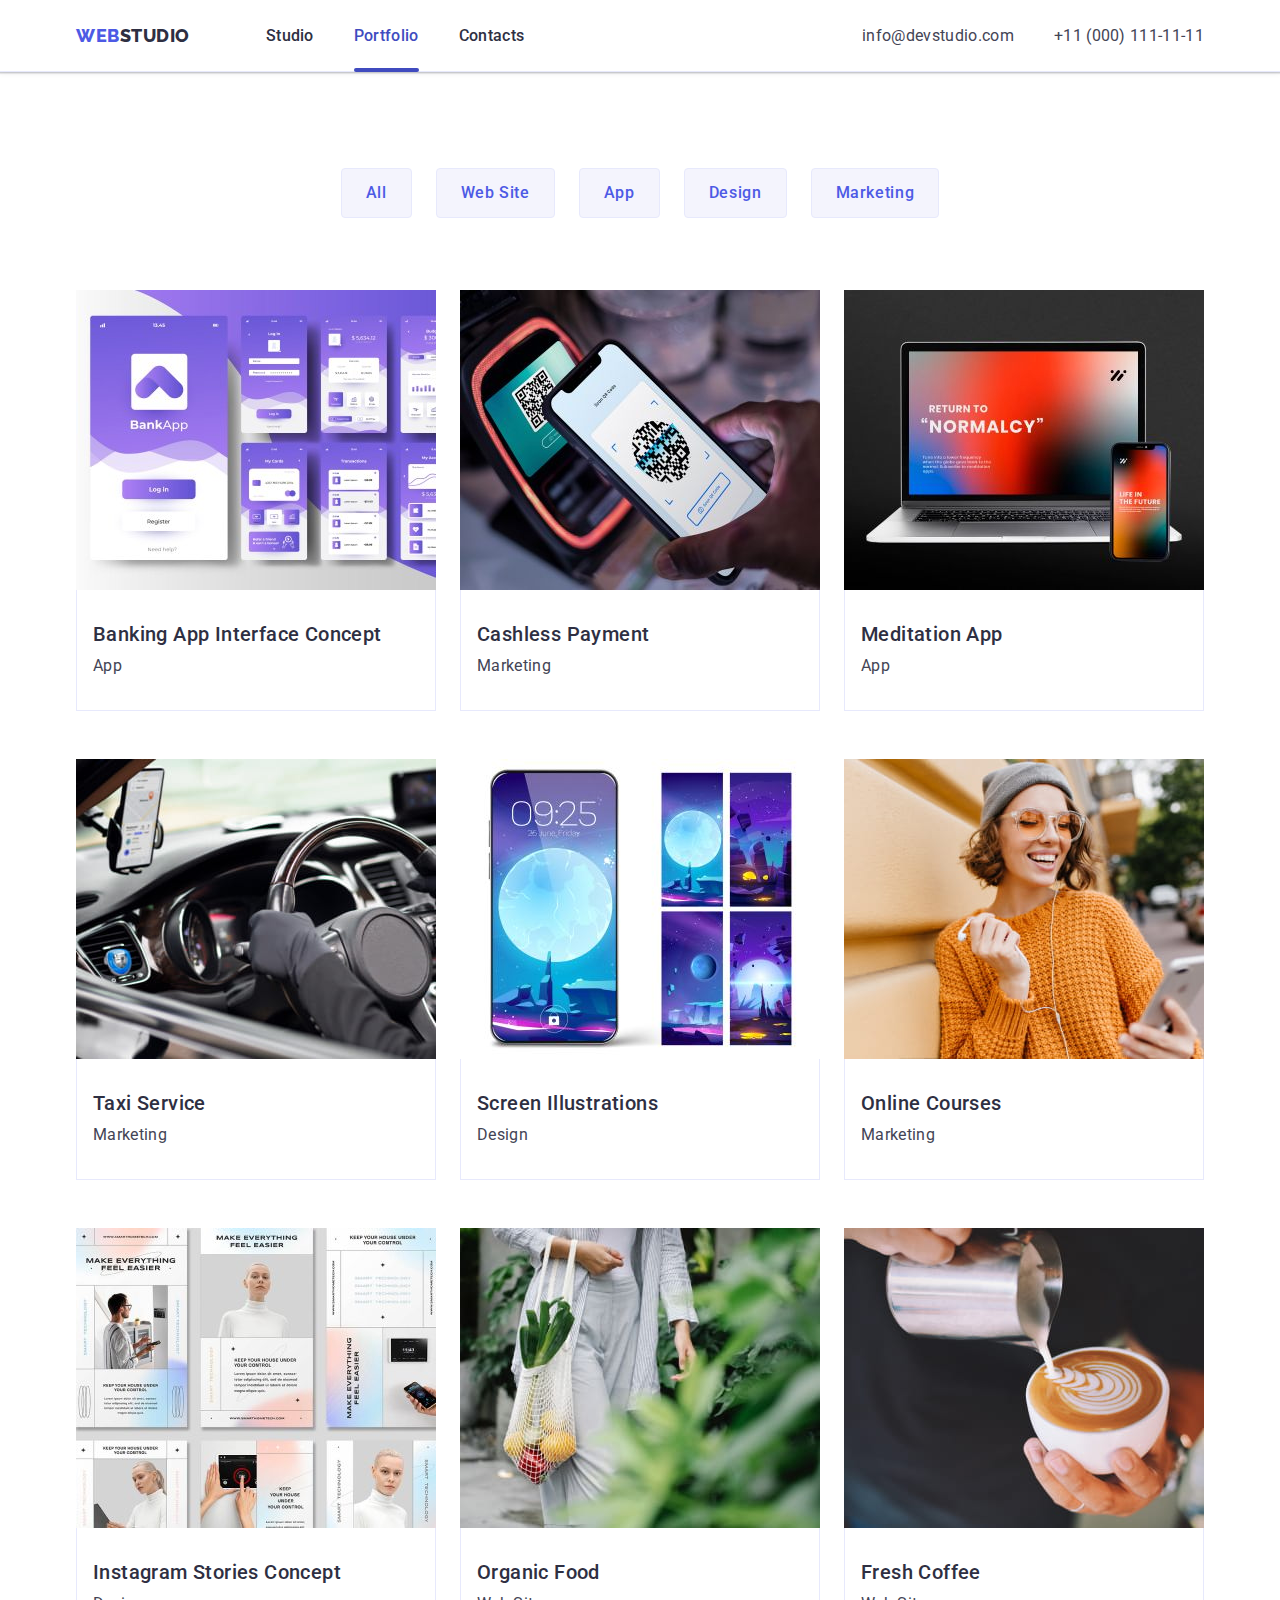
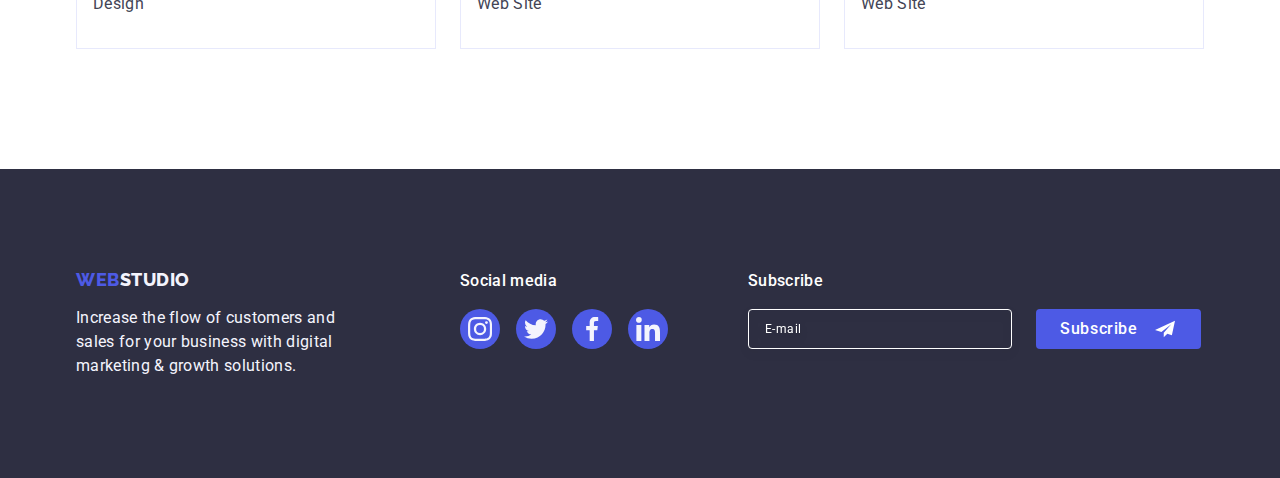
<file: portfolio.html>
<!DOCTYPE html>
<html lang="en">
  <head>
    <meta charset="UTF-8" />
    <meta name="viewport" content="width=device-width, initial-scale=1.0" />
    <title>WebStudio</title>
    <link rel="preconnect" href="https://fonts.googleapis.com" />
    <link rel="preconnect" href="https://fonts.gstatic.com" crossorigin />
    <link
      href="https://fonts.googleapis.com/css2?family=Raleway:wght@800&family=Roboto:wght@400;500;700;900&display=swap"
      rel="stylesheet"
    />
    <link
      rel="stylesheet"
      href="https://cdnjs.cloudflare.com/ajax/libs/modern-normalize/1.1.0/modern-normalize.min.css"
    />
    <link rel="stylesheet" href="./css/styles.css" />
  </head>

  <body>
    <!-- HEADER -->

    <header class="page-header">
      <!-- navigation links -->

      <div class="container mein-nav">
        <nav class="menu">
          <a class="logo link logo-header" href="./index.html"> Web<span class="logo-text">Studio</span> </a>

          <ul class="menu list">
            <li class="menu-item">
              <a class="menu-link link" href="./index.html">Studio</a>
            </li>
            <li class="menu-item">
              <a class="menu-link link active" href="./portfolio.html">Portfolio</a>
            </li>
            <li class="menu-item">
              <a class="menu-link link" href="">Contacts</a>
            </li>
          </ul>
        </nav>

        <!-- ADDRESS -->

        <address class="address">
          <ul class="address-items list">
            <li class="address-item">
              <a class="address-contacts link" href="mailto:info@devstudio.com">info@devstudio.com</a>
            </li>

            <li class="address-item">
              <a class="address-contacts link" href="tel:+110001111111">+11 (000) 111-11-11</a>
            </li>
          </ul>
        </address>
      </div>
    </header>

    <!-- FILTER -->

    <main>
      <section class="portfolio">
        <div class="portfolio-filter-cont container">
          <h1 class="visually-hidden">Filter</h1>

          <ul class="filter list">
            <li class="item">
              <button class="filter-btn" type="button">All</button>
            </li>
            <li class="item">
              <button class="filter-btn" type="button">Web Site</button>
            </li>
            <li class="item">
              <button class="filter-btn" type="button">App</button>
            </li>
            <li class="item">
              <button class="filter-btn" type="button">Design</button>
            </li>
            <li class="item">
              <button class="filter-btn" type="button">Marketing</button>
            </li>
          </ul>

          <!--  PORTFOLIO -->

          <ul class="portfolio-list">
            <li class="portfolio-cont list">
              <a class="portfolio-link link" href="">
                <div class="card-thumb-portfolio">
                  <img
                    src="./images/portfolio/banking-app.jpg"
                    alt="Banking app interface concept"
                    width="360"
                    height="300"
                  />

                  <p class="overlay-text-portfolio">
                    14 Stylish and User-Friendly App Design Concepts · Task Manager App · Calorie Tracker App · Exotic
                    Fruit Ecommerce App · Cloud Storage App
                  </p>
                </div>
                <div class="card-portfolio">
                  <h2 class="subtitle">Banking App Interface Concept</h2>
                  <p class="text-content">App</p>
                </div>
              </a>
            </li>

            <li class="portfolio-cont list">
              <a class="portfolio-link link" href="">
                <div class="card-thumb-portfolio">
                  <img
                    src="./images/portfolio/cashless-paement.jpg"
                    alt="Cashless payment by smartphone"
                    width="360"
                    height="300"
                  />

                  <p class="overlay-text-portfolio">
                    14 Stylish and User-Friendly App Design Concepts · Task Manager App · Calorie Tracker App · Exotic
                    Fruit Ecommerce App · Cloud Storage App
                  </p>
                </div>

                <div class="card-portfolio">
                  <h2 class="subtitle">Cashless Payment</h2>
                  <p class="text-content">Marketing</p>
                </div>
              </a>
            </li>

            <li class="portfolio-cont list">
              <a class="portfolio-link link" href="">
                <div class="card-thumb-portfolio">
                  <img
                    src="./images/portfolio/meditation-app.jpg"
                    alt="Application for meditation on the computer and on the phone"
                    width="360"
                    height="300"
                  />

                  <p class="overlay-text-portfolio">
                    14 Stylish and User-Friendly App Design Concepts · Task Manager App · Calorie Tracker App · Exotic
                    Fruit Ecommerce App · Cloud Storage App
                  </p>
                </div>

                <div class="card-portfolio">
                  <h2 class="subtitle">Meditation App</h2>
                  <p class="text-content">App</p>
                </div>
              </a>
            </li>

            <li class="portfolio-cont list">
              <a class="portfolio-link link" href="">
                <div class="card-thumb-portfolio">
                  <img
                    src="./images/portfolio/taxi-service.jpg"
                    alt="The taxi driver uses the app"
                    width="360"
                    height="300"
                  />

                  <p class="overlay-text-portfolio">
                    14 Stylish and User-Friendly App Design Concepts · Task Manager App · Calorie Tracker App · Exotic
                    Fruit Ecommerce App · Cloud Storage App
                  </p>
                </div>

                <div class="card-portfolio">
                  <h2 class="subtitle">Taxi Service</h2>
                  <p class="text-content">Marketing</p>
                </div>
              </a>
            </li>

            <li class="portfolio-cont list">
              <a class="portfolio-link link" href="">
                <div class="card-thumb-portfolio">
                  <img
                    src="./images/portfolio/screen-illustrations.jpg"
                    alt="Fantasy wallpaper month "
                    width="360"
                    height="300"
                  />

                  <p class="overlay-text-portfolio">
                    14 Stylish and User-Friendly App Design Concepts · Task Manager App · Calorie Tracker App · Exotic
                    Fruit Ecommerce App · Cloud Storage App
                  </p>
                </div>

                <div class="card-portfolio">
                  <h2 class="subtitle">Screen Illustrations</h2>
                  <p class="text-content">Design</p>
                </div>
              </a>
            </li>

            <li class="portfolio-cont list">
              <a class="portfolio-link link" href="">
                <div class="card-thumb-portfolio">
                  <img
                    src="./images/portfolio/online-courses.jpg"
                    alt="A girl on the street smiles while talking on the phone"
                    width="360"
                    height="300"
                  />

                  <p class="overlay-text-portfolio">
                    14 Stylish and User-Friendly App Design Concepts · Task Manager App · Calorie Tracker App · Exotic
                    Fruit Ecommerce App · Cloud Storage App
                  </p>
                </div>

                <div class="card-portfolio">
                  <h2 class="subtitle">Online Courses</h2>
                  <p class="text-content">Marketing</p>
                </div>
              </a>
            </li>

            <li class="portfolio-cont list">
              <a class="portfolio-link link" href="">
                <div class="card-thumb-portfolio">
                  <img
                    src="./images/portfolio/instagram-concept.jpg"
                    alt="Gallery instagram stories"
                    width="360"
                    height="300"
                  />

                  <p class="overlay-text-portfolio">
                    14 Stylish and User-Friendly App Design Concepts · Task Manager App · Calorie Tracker App · Exotic
                    Fruit Ecommerce App · Cloud Storage App
                  </p>
                </div>

                <div class="card-portfolio">
                  <h2 class="subtitle">Instagram Stories Concept</h2>
                  <p class="text-content">Design</p>
                </div>
              </a>
            </li>

            <li class="portfolio-cont list">
              <a class="portfolio-link link" href="">
                <div class="card-thumb-portfolio">
                  <img
                    src="./images/portfolio/organic-food.jpg"
                    alt="A girl carries organic food in a mesh bag"
                    width="360"
                    height="300"
                  />

                  <p class="overlay-text-portfolio">
                    14 Stylish and User-Friendly App Design Concepts · Task Manager App · Calorie Tracker App · Exotic
                    Fruit Ecommerce App · Cloud Storage App
                  </p>
                </div>

                <div class="card-portfolio">
                  <h2 class="subtitle">Organic Food</h2>
                  <p class="text-content">Web Site</p>
                </div>
              </a>
            </li>

            <li class="portfolio-cont list">
              <a class="portfolio-link link" href="">
                <div class="card-thumb-portfolio">
                  <img
                    src="./images/portfolio/fresh-coffee.jpg"
                    alt="Barista makes a drawing with milk on coffee"
                    width="360"
                    height="300"
                  />

                  <p class="overlay-text-portfolio">
                    14 Stylish and User-Friendly App Design Concepts · Task Manager App · Calorie Tracker App · Exotic
                    Fruit Ecommerce App · Cloud Storage App
                  </p>
                </div>

                <div class="card-portfolio">
                  <h2 class="subtitle">Fresh Coffee</h2>
                  <p class="text-content">Web Site</p>
                </div>
              </a>
            </li>
          </ul>
        </div>
      </section>
    </main>

    <!-- FOOTER -->

    <footer class="footer">
      <div class="wrapper-footer container">
        <div class="footer-desc">
          <a class="logo-footer logo link" href="./index.html"> Web<span class="logo-studio">Studio</span> </a>
          <p class="text-content copyright">
            Increase the flow of customers and sales for your business with digital marketing & growth solutions.
          </p>
        </div>

        <div class="social-footer">
          <p class="social-footer-text">Social media</p>
          <ul class="socials-footer-list list">
            <li class="social-footer-item">
              <a
                href=""
                class="socials-footer-link link"
                target="_blank"
                rel="noopener noreferrer"
                aria-label="Instagram icon"
              >
                <svg class="socials-footer-icons" width="24" height="24">
                  <use href="./images/icons.svg#instagram"></use>
                </svg>
              </a>
            </li>
            <li class="social-footer-item">
              <a
                href=""
                class="socials-footer-link link"
                target="_blank"
                rel="noopener noreferrer"
                aria-label="Twitter icon"
              >
                <svg class="socials-footer-icons" width="24" height="24">
                  <use href="./images/icons.svg#twitter"></use>
                </svg>
              </a>
            </li>
            <li class="social-footer-item">
              <a
                href=""
                class="socials-footer-link link"
                target="_blank"
                rel="noopener noreferrer"
                aria-label="Facebook icon"
              >
                <svg class="socials-footer-icons" width="24" height="24">
                  <use href="./images/icons.svg#facebook"></use>
                </svg>
              </a>
            </li>
            <li class="social-footer-item">
              <a
                href=""
                class="socials-footer-link link"
                target="_blank"
                rel="noopener noreferrer"
                aria-label="linkedin icon"
              >
                <svg class="socials-footer-icons" width="24" height="24">
                  <use href="./images/icons.svg#linkedin"></use>
                </svg>
              </a>
            </li>
          </ul>
        </div>
        <form class="footer-subscribe">
          <label class="footer-label-subscribe">
            <span class="footer-form-text">Subscribe</span>
            <input class="footer-mail-field" type="email" name="subscribe-email" required placeholder="E-mail" />
          </label>

          <div class="button_wrapper">
            <button class="button_subscribe" type="submit">Subscribe</button>
            <svg class="footer-btn-icon" width="24" height="20">
              <use class="" href="./images/icons.svg#btn-icon"></use>
            </svg>
          </div>
        </form>
      </div>
    </footer>
  </body>
</html>
</file>
<file: css/styles.css>
:root {
  --primary-font: "Roboto", sans-serif;
  --accent-color: #404bbf;
  --accent-text: #ffffff;
}

body {
  font-family: var(--primary-font);
  font-weight: 500;
  color: #434455;
  background-color: #ffffff;
}

/*==========RESET========== */
h1,
h2,
h3,
h4,
p {
  margin: 0;
}

ul {
  margin: 0;
  padding: 0;
}

img {
  display: block;

  max-width: 100%;
  height: auto;
}

.list {
  padding: 0;
  margin: 0;
  list-style: none;
}

.link {
  text-decoration: none;
}

/*==========COMPONENTS========== */

.container {
  margin-left: auto;
  margin-right: auto;
  padding-left: 15px;
  padding-right: 15px;
  width: 1158px;
}

.section {
  padding-top: 120px;
  padding-bottom: 120px;
}

.text-content {
  font-weight: 400;
  font-size: 16px;
  line-height: 1.5;
  letter-spacing: 0.02em;
  color: #434455;
}
.subtitle {
  margin-bottom: 8px;

  font-weight: inherit;
  font-size: 20px;
  line-height: 1.2;
  letter-spacing: 0.02em;
  color: #2e2f42;
}
/* headings */

.visually-hidden {
  position: absolute;
  width: 1px;
  height: 1px;
  margin: -1px;
  border: 0;
  padding: 0;

  white-space: nowrap;
  clip-path: inset(100%);
  clip: rect(0 0 0 0);
  overflow: hidden;
}

.desc-headings {
  margin-bottom: 72px;

  font-weight: 700;
  font-size: 36px;
  line-height: 1.1;
  text-align: center;
  letter-spacing: 0.02em;
  text-transform: capitalize;
  color: #2e2f42;
}

/*==========/COMPONENTS========== */

/*==========HEADER========== */

.page-header {
  z-index: 1;
  background-color: #ffffff;
  border-bottom: 1px solid #e7e9fc;
  box-shadow: 0px 2px 1px rgba(46, 47, 66, 0.08), 0px 1px 1px rgba(46, 47, 66, 0.16), 0px 1px 6px rgba(46, 47, 66, 0.08);
}

/*==========navigation links ========== */

.mein-nav {
  display: flex;
}

.menu {
  display: flex;
  align-items: center;
}

.menu .menu-item:not(:last-child) {
  margin-right: 40px;
}
/*==========logo========== */
.logo {
  font-family: "Raleway", sans-serif;
  font-weight: 800;
  font-size: 18px;
  line-height: 1.17;

  align-items: center;
  letter-spacing: 0.03em;
  text-transform: uppercase;
  color: #4d5ae5;
}

.logo-header {
  margin-right: 76px;
}

.logo-text {
  color: #2e2f42;
}

.logo-footer {
  display: inline-block;
  margin-bottom: 16px;
}

.logo-studio {
  color: #f4f4fd;
}

/*==========/logo========== */

/*==========menu link========== */
.menu-link {
  transition: color 250ms cubic-bezier(0.4, 0, 0.2, 1);
  display: block;
  padding-top: 24px;
  padding-bottom: 23px;

  font-size: 16px;
  line-height: 1.5;
  letter-spacing: 0.02em;

  color: #2e2f42;
}

.menu-link:hover,
.menu-link:focus {
  color: var(--accent-color);
}

/*decoration  */

.menu-link::after {
  content: "";
  width: 100%;
  height: 4px;
  position: absolute;

  display: block;
  border-radius: 2px;
  bottom: -1px;
}

.menu-link.active::after {
  background-color: #404bbf;
}
.menu-link {
  position: relative;
}
.menu-link.active {
  color: #404bbf;
}

/*==========/menu link========== */

/*==========address========== */
.address-items {
  display: flex;
}

.address-item:not(:last-child) {
  margin-right: 40px;
}

.address {
  display: flex;
  align-items: center;

  margin-left: auto;

  font-style: normal;
}

.address-contacts {
  transition: color 250ms cubic-bezier(0.4, 0, 0.2, 1);
  padding-top: 24px;
  padding-bottom: 23px;

  font-weight: 400;
  font-size: 16px;
  line-height: 1.5;
  letter-spacing: 0.02em;
  color: currentColor;
}

.address-contacts:hover,
.address-contacts:focus {
  color: var(--accent-color);
}

/*==========/address========== */

/*==========HERO========== */

.hero {
  padding-top: 188px;
  padding-bottom: 188px;
  text-align: center;

  background-color: #2e2f42;
}

/* O v e r l a y */

.overlay {
  max-width: 1440px;
  height: 600px;
  margin-left: auto;
  margin-right: auto;
  background-image: linear-gradient(rgba(46, 47, 66, 0.7), rgba(46, 47, 66, 0.7)), url(../images/hero/hero-image.jpg);
  background-position: center;
  background-repeat: no-repeat;
  background-size: cover;
}

.hero-title {
  max-width: 496px;

  margin-left: auto;
  margin-right: auto;

  margin-bottom: 48px;

  font-weight: 700;
  font-size: 56px;
  line-height: 1.07;

  letter-spacing: 0.02em;
  color: #ffffff;
}

.modal-btn {
  transition: background-color 250ms cubic-bezier(0.4, 0, 0.2, 1);
  display: block;
  margin-right: auto;
  margin-left: auto;
  height: 56px;
  min-width: 169px;
  border: none;

  padding: 16px 32px;

  font-family: "Roboto", sans-serif;
  font-weight: 500;
  font-size: 16px;
  line-height: 1.5;
  letter-spacing: 0.04em;
  box-shadow: 0px 4px 4px rgba(0, 0, 0, 0.15);
  border-radius: 4px;

  color: var(--accent-text);

  background-color: #4d5ae5;

  cursor: pointer;
}

.modal-btn:hover,
.modal-btn:focus {
  background-color: var(--accent-color);
}

/*==========/HERO========== */

/*==========FEATURES========== */
.features {
  padding: 120px 0;
}

.features-list {
  display: flex;
  gap: 24px;
}

.features-list .item {
  flex-basis: calc((100% - 72px) / 4);
  width: 264px;
}

/* I c o n s */

.features-icons {
  display: flex;
  justify-content: center;
  align-items: center;
  background-color: #f4f4fd;
  border-radius: 4px;

  height: 112px;

  margin-bottom: 8px;
}

/*==========/FEATURES========== */

/*==========WHAT ARE WE DOING========== */

.description {
  padding-bottom: 120px;
}

.desc-list {
  display: flex;
  gap: 24px;
}

.desc-list > .item {
  flex-basis: calc((100% - 48px) / 3);
}

/*==========  OUR TEAM========== */

.desc {
  background-color: #f4f4fd;
}

.team-items {
  display: flex;
  gap: 24px;
}

.team-item {
  flex-basis: calc((100% - 72px) / 4);

  border-radius: 0px 0px 4px 4px;
  box-shadow: 0px 1px 6px rgba(46, 47, 66, 0.08), 0px 1px 1px rgba(46, 47, 66, 0.16), 0px 2px 1px rgba(46, 47, 66, 0.08);
}
.team-items .team-item {
  background: #ffffff;
}

.card-team {
  padding: 32px 0;

  text-align: center;
}

/* icons */

.socials {
  margin-top: 8px;
  display: flex;
  justify-content: center;
  align-items: center;
  gap: 24px;
}

.socials-link {
  transition: background-color 250ms cubic-bezier(0.4, 0, 0.2, 1);

  display: flex;
  justify-content: center;
  align-items: center;

  width: 40px;
  height: 40px;
  background-color: #4d5ae5;
  border-radius: 50%;
}
.social-icons {
  fill: #f4f4fd;
}

.socials-link:hover,
.socials-link:focus {
  background-color: #404bbf;
}

/*==========/OUR TEAM========== */

/*==========C U S T O M E R S ==========*/

.customers {
  padding-top: 120px;
  padding-bottom: 142px;
}

.customers-list {
  display: flex;
  justify-content: center;
  align-items: center;

  gap: 24px;
}

.customers-item {
  width: calc((100% - 120px) / 6);
  height: 88px;
}

/* I c o n s  */
.customers-link {
  transition: border-color 250ms cubic-bezier(0.4, 0, 0.2, 1), color 250ms cubic-bezier(0.4, 0, 0.2, 1);

  display: flex;
  justify-content: center;
  align-items: center;
  width: 100%;
  height: 100%;

  border: 1px solid #8e8f99;
  border-radius: 4px;

  background-color: #ffffff;
  color: #8e8f99;
}

.customers-link:hover,
.customers-link:focus {
  border-color: #404bbf;
  color: #404bbf;
}

.customers-icon {
  fill: currentColor;
}

/*==========/C U S T O M E R S ==========*/

/*==========P A G E      P O R T F O L I O ==========*/

/*==========buttons portfolio========== */

.filter {
  display: flex;
  justify-content: center;

  margin-bottom: 72px;
}

.filter .item:not(:last-child) {
  margin-right: 24px;
}

.filter .filter-btn {
  transition: color 250ms cubic-bezier(0.4, 0, 0.2, 1), background-color 250ms cubic-bezier(0.4, 0, 0.2, 1),
    border-color 250ms cubic-bezier(0.4, 0, 0.2, 1), box-shadow 250ms cubic-bezier(0.4, 0, 0.2, 1);

  padding: 12px 24px;

  font-family: "Roboto", sans-serif;
  font-weight: 500;
  font-size: 16px;
  line-height: 1.5;
  letter-spacing: 0.04em;
  border: 1px solid #e7e9fc;
  border-radius: 4px;

  cursor: pointer;

  color: #4d5ae5;
  background-color: #f4f4fd;
}

.filter-btn:active {
  color: var(--accent-text);
  background-color: var(--accent-color);
}

.filter-btn:hover,
.filter-btn:focus {
  border: 1px solid transparent;

  box-shadow: 0px 3px 1px rgba(0, 0, 0, 0.1), 0px 2px 1px rgba(0, 0, 0, 0.08), 0px 2px 2px rgba(0, 0, 0, 0.12);
  border-radius: 4px;

  color: var(--accent-text);
  background: var(--accent-color);
}
/*==========/buttons portfolio========== */

/*==========portfolio cont========== */

.portfolio {
  padding-top: 96px;
  padding-bottom: 120px;
}

.portfolio-list {
  display: flex;
  flex-wrap: wrap;

  row-gap: 48px;
  column-gap: 24px;
}

.portfolio-cont {
  flex-basis: calc((100% - 48px) / 3);
}
/* Card hover s h a d o w  */
.portfolio-link {
  display: block;
  width: 100%;
  height: 100%;
  transition: box-shadow 250ms cubic-bezier(0.4, 0, 0.2, 1);
}

.portfolio-link:hover,
.portfolio-link:focus {
  box-shadow: 0px 1px 6px rgba(46, 47, 66, 0.08), 0px 1px 1px rgba(46, 47, 66, 0.16), 0px 2px 1px rgba(46, 47, 66, 0.08);
}

.card-portfolio {
  padding: 32px 16px;

  border-left: 1px solid;
  border-right: 1px solid;
  border-bottom: 1px solid;

  border-color: #e7e9fc;
}

/* overlay portfolio card */

.card-thumb-portfolio {
  position: relative;

  overflow: hidden;
}

.overlay-text-portfolio {
  position: absolute;
  top: 0;
  left: 0;
  transform: translateY(100%);
  transition: transform 250ms cubic-bezier(0.4, 0, 0.2, 1);

  padding: 40px 32px;
  background-color: #4d5ae5;
  width: 100%;
  height: 100%;

  font-weight: 400;
  font-size: 16px;
  line-height: 1.5;
  letter-spacing: 0.02em;
  color: #f4f4fd;
}
.portfolio-link:hover .overlay-text-portfolio,
.portfolio-link:focus .overlay-text-portfolio {
  transform: translateY(0);
}

/*==========FOOTER========== */

.footer {
  padding-top: 100px;
  padding-bottom: 100px;

  background-color: #2e2f42;
}

.wrapper {
  display: flex;
}

.copyright {
  max-width: 264px;

  color: #f4f4fd;
}

.footer-desc {
  margin-right: 120px;
}

.social-footer-text {
  margin-bottom: 16px;

  font-weight: 500;
  font-size: 16px;
  line-height: 1.5;
  letter-spacing: 0.02em;

  color: #ffffff;
}

/* I c o n s */

.wrapper-footer {
  display: flex;
  align-items: baseline;
}

.socials-footer-list {
  display: flex;
  gap: 16px;
}

.socials-footer-link {
  transition: background-color 250ms cubic-bezier(0.4, 0, 0.2, 1);
  display: flex;
  justify-content: center;
  align-items: center;

  width: 40px;
  height: 40px;
  background-color: #4d5ae5;
  border-radius: 50%;
}

.socials-footer-icons {
  fill: #f4f4fd;
}

.socials-footer-link:hover,
.socials-footer-link:focus {
  background-color: #31d0aa;
}
/* FOOTER F O R M  */
.footer-subscribe {
  display: flex;
  align-items: flex-end;
  width: 453px;
  height: 80px;
  margin-left: 80px;
}

.footer-form-text {
  display: inline-block;
  margin-bottom: 16px;
  font-weight: 500;
  font-size: 16px;
  line-height: 1.5;
  letter-spacing: 0.02em;
  user-select: none;
  color: #ffffff;
}
.footer-mail-field {
  padding: 8px 16px;
  margin-right: 24px;
  width: 264px;
  height: 40px;
  border-radius: 4px;
  border: 1px solid #ffffff;

  font-weight: 400;
  font-size: 12px;
  line-height: 2;
  letter-spacing: 0.04em;

  filter: drop-shadow(0px 4px 4px rgba(0, 0, 0, 0.15));
  background-color: transparent;
  color: #ffffff;
}
.footer-mail-field::placeholder {
  color: #ffffff;
}
.footer-mail-field:focus {
  border-color: #31d0aa;

  outline: none;
}

.button_wrapper {
  position: relative;
  display: inline-block;
  min-width: 165px;
  height: 40px;
}

.button_subscribe {
  transition: background-color 250ms cubic-bezier(0.4, 0, 0.2, 1);

  width: 100%;
  height: 100%;

  font-weight: 500;
  font-size: 16px;
  line-height: 1.5;

  display: flex;
  align-items: center;
  text-align: center;
  letter-spacing: 0.04em;

  color: #ffffff;
  background: #4d5ae5;
  border-radius: 4px;
  border: none;

  padding: 8px 64px 8px 24px;
}
.button_subscribe:focus {
  outline: 2px solid #31d0aa;
}
.button_subscribe:hover {
  background-color: #31d0aa;
}
.footer-btn-icon {
  position: absolute;
  top: 50%;
  transform: translateY(-50%);
  right: 24px;
  margin-left: 16px;

  fill: #ffffff;
}
/* M o d a l    w i n d o w */

.backdrop {
  position: fixed;
  top: 0;
  left: 0;
  width: 100%;
  height: 100%;
  z-index: 10;
  transition: opacity 250ms cubic-bezier(0.4, 0, 0.2, 1), visibility 250ms cubic-bezier(0.4, 0, 0.2, 1);

  background-color: rgba(46, 47, 66, 0.4);
}
.backdrop.is-hidden {
  opacity: 0;
  visibility: hidden;
  pointer-events: none;
}

.modal {
  position: absolute;
  top: calc(50%);
  left: calc(50%);
  transform: translate(-50%, -50%) scale(1);
  transition: transform 250ms cubic-bezier(0.4, 0, 0.2, 1);

  padding: 72px 24px 24px 24px;

  width: 408px;
  min-height: 576px;
  background-color: #fcfcfc;
  box-shadow: 0px 1px 1px rgba(0, 0, 0, 0.14), 0px 1px 3px rgba(0, 0, 0, 0.12), 0px 2px 1px rgba(0, 0, 0, 0.2);
  border-radius: 4px;
}
.modal-close-btn {
  position: absolute;
  right: 24px;
  top: 24px;
  transition: background-color 250ms cubic-bezier(0.4, 0, 0.2, 1), border 250ms cubic-bezier(0.4, 0, 0.2, 1);

  display: flex;
  align-items: center;
  justify-content: center;
  padding: 0;

  width: 24px;
  height: 24px;
  border-radius: 50%;
  cursor: pointer;
  background-color: #e7e9fc;
  border: 1px solid rgba(0, 0, 0, 0.1);
}
.modal-close-btn:hover,
.modal-close-btn:focus {
  background-color: #404bbf;
  border: none;
  color: #ffffff;
}
.modal-close-icon {
  fill: #2e2f42;
}
.modal-close-btn:active {
  background-color: #404bbf;
  color: #ffffff;
}
.modal-close-icon {
  transition: fill 250ms cubic-bezier(0.4, 0, 0.2, 1);
  fill: currentColor;
}

.modal-title {
  display: block;
  margin-bottom: 16px;

  font-weight: 500;
  font-size: 16px;
  line-height: 1.5;

  text-align: center;
  letter-spacing: 0.02em;

  color: #2e2f42;
}
.form-label {
  user-select: none;

  display: block;
  margin-bottom: 4px;

  font-weight: 400;
  font-size: 12px;
  line-height: 1.17;
  letter-spacing: 0.04em;

  color: #8e8f99;
}

.form-wrapper {
  position: relative;
  margin-bottom: 8px;
  width: 100%;
}
.form-field {
  transition: 250ms cubic-bezier(0.4, 0, 0.2, 1);

  padding-left: 38px;
  width: 100%;
  height: 40px;

  outline: transparent;
  outline-offset: -1px;
  border-radius: 4px;
  border: 1px solid rgba(46, 47, 66, 0.4);
}
.form-field:focus {
  outline: 1px solid#4d5ae5;
}
.form-field:focus + .modal-field-icon {
  fill: #4d5ae5;
}
.modal-field-icon {
  transition: 250ms cubic-bezier(0.4, 0, 0.2, 1);
  pointer-events: none;
  fill: #2e2f42;
}
.modal-field-icon {
  position: absolute;
  top: 50%;
  left: 16px;
  transform: translateY(-50%);
}
.form-comment {
  display: block;
  width: 100%;
  height: 120px;
  padding: 8px 16px;
  resize: none;
  border-radius: 4px;
  outline: transparent;

  font-weight: 400;
  font-size: 12px;
  line-height: 1.17;
  letter-spacing: 0.04em;
  color: rgba(46, 47, 66, 0.4);
}
.unchecked {
  opacity: 1;
}
.checked {
  opacity: 0;
}

.form-check-input:checked + .form-gareement > .form-custom-check > .unchecked {
  opacity: 0;
}
.form-check-input:checked + .form-gareement > .form-custom-check > .checked {
  opacity: 1;
}

.form-check-input {
  position: absolute;
  width: 16px;
  height: 16px;
  transform: translateY(100%);
  appearance: none;
}
.text-agreement {
  user-select: none;

  margin-left: 8px;

  font-weight: 400;
  font-size: 12px;
  line-height: 1.17;
  letter-spacing: 0.04em;

  color: #8e8f99;
}
.agreement-link {
  font-weight: 400;
  font-size: 12px;
  line-height: 1.33;
  letter-spacing: 0.04em;
  text-decoration-line: underline;

  color: #4d5ae5;
}
.form-gareement {
  display: flex;
  align-items: center;
  margin-top: 16px;
}

.form-btn {
  margin-top: 24px;
}

.form-custom-check {
  cursor: pointer;
}
.agreement-link {
  color: #4d5ae5;
}
</file>
